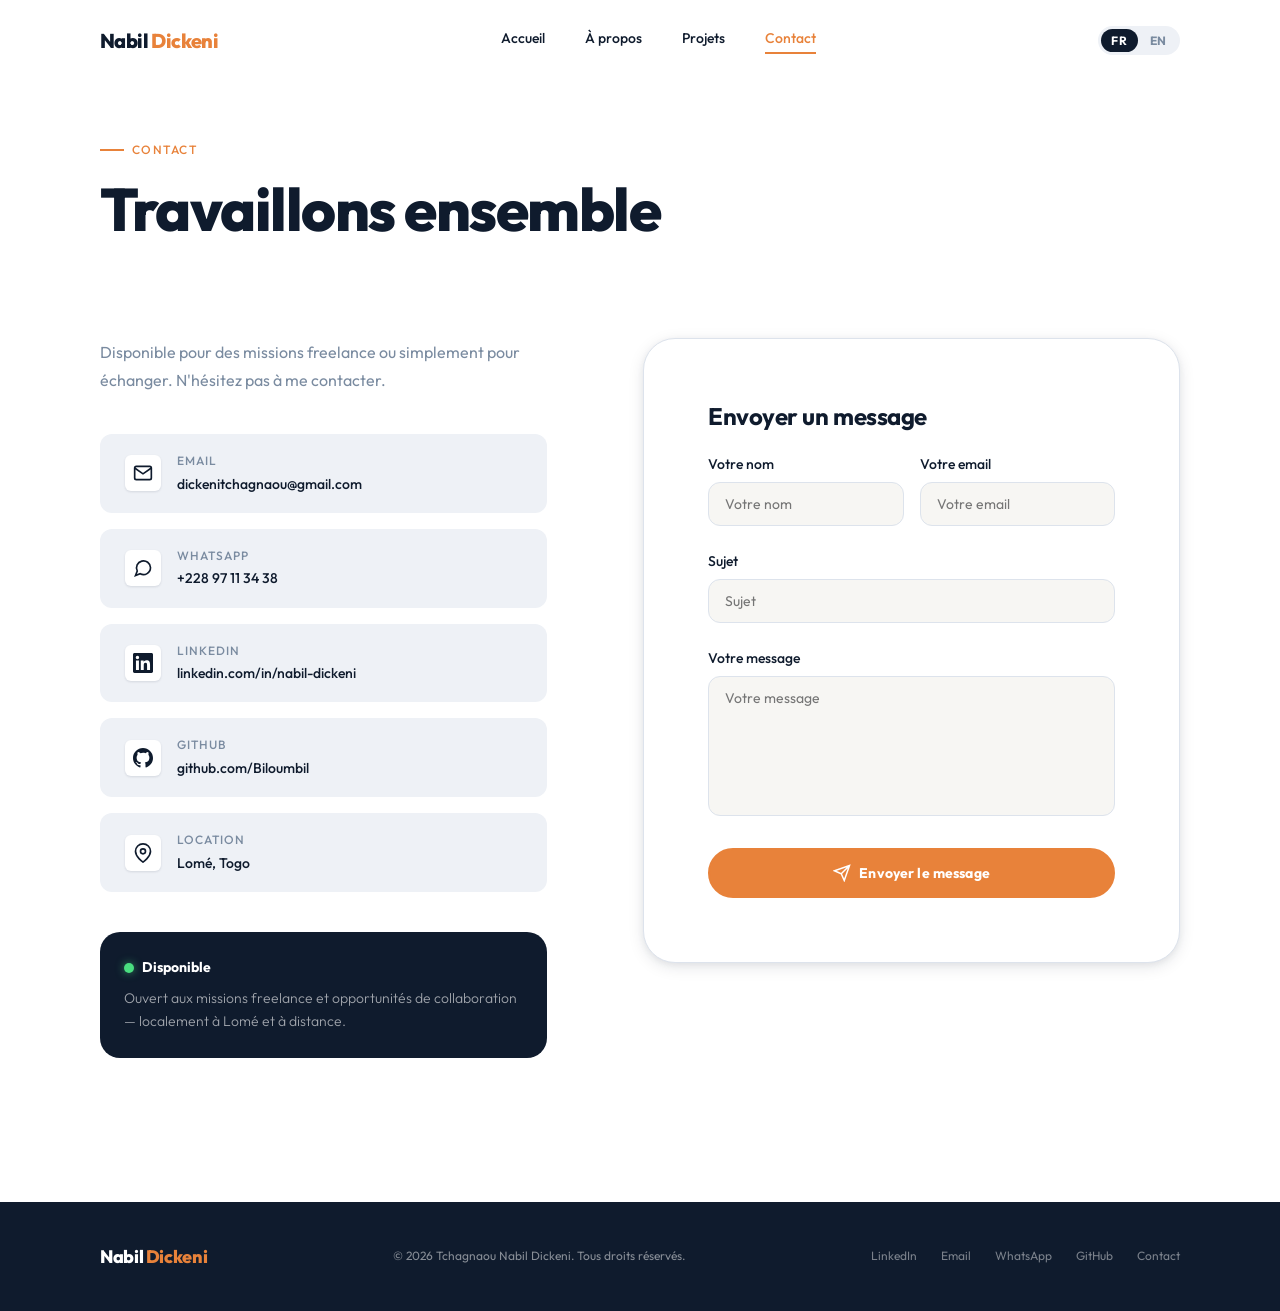
<file: contact.html>
<!DOCTYPE html>
<html lang="fr">
<head>
  <meta charset="UTF-8" />
  <meta name="viewport" content="width=device-width, initial-scale=1.0" />
  <meta name="description" content="Contacter Nabil Dickeni — Digital Operations & Growth Specialist. Disponible pour missions freelance et stages." />
  <title>Contact — Nabil Dickeni</title>

  <!-- Fonts & Favicon -->
  <link rel="preconnect" href="https://fonts.googleapis.com" />
  <link rel="preconnect" href="https://fonts.gstatic.com" crossorigin />
  <link href="https://fonts.googleapis.com/css2?family=Outfit:wght@300;400;500;600;700;800&display=swap" rel="stylesheet" />
  <link rel="icon" type="image/svg+xml" href="assets/images/favicon.svg" />

  <!-- CSS -->
  <link rel="stylesheet" href="css/style.css" />

  <!-- Umami Analytics -->
  <script defer src="https://cloud.umami.is/script.js" data-website-id="c59a2657-5ee7-4633-a54f-4d4c6c8b1946"></script>

  <!-- Microsoft Clarity -->
  <script type="text/javascript">
    (function(c,l,a,r,i,t,y){
      c[a]=c[a]||function(){(c[a].q=c[a].q||[]).push(arguments)};
      t=l.createElement(r);t.async=1;t.src="https://www.clarity.ms/tag/"+i;
      y=l.getElementsByTagName(r)[0];y.parentNode.insertBefore(t,y);
    })(window, document, "clarity", "script", "xlydzgfhh5");
  </script>

</head>
<body>

  <!-- ===== NAVBAR ===== -->
  <header class="navbar" role="banner">
    <div class="container navbar__inner">
      <a href="index.html" class="navbar__logo">Nabil <span style="color:var(--clr-accent)">Dickeni</span></a>

      <nav class="navbar__nav" role="navigation" aria-label="Navigation principale">
        <a href="index.html"    class="navbar__link" data-i18n="nav_home"></a>
        <a href="about.html"    class="navbar__link" data-i18n="nav_about"></a>
        <a href="projects.html" class="navbar__link" data-i18n="nav_projects"></a>
        <a href="contact.html"  class="navbar__link" data-i18n="nav_contact"></a>
        <div class="lang-switch" role="group" aria-label="Choix de langue">
          <button class="lang-btn" data-lang="fr">FR</button>
          <button class="lang-btn" data-lang="en">EN</button>
        </div>
      </nav>

      <div class="lang-switch" role="group" aria-label="Choix de langue">
        <button class="lang-btn" data-lang="fr">FR</button>
        <button class="lang-btn" data-lang="en">EN</button>
      </div>

      <button class="navbar__burger" aria-label="Menu" aria-expanded="false">
        <span></span><span></span><span></span>
      </button>
    </div>
  </header>


  <main>

    <!-- ===== HERO CONTACT ===== -->
    <section class="contact-hero" aria-labelledby="contact-title">
      <div class="container">
        <p class="section-label reveal" data-i18n="contact_label"></p>
        <h1 id="contact-title" class="display-lg reveal reveal-delay-1" data-i18n="contact_title"></h1>
      </div>
    </section>


    <!-- ===== GRILLE CONTACT ===== -->
    <section class="section" style="padding-top:0;" aria-label="Informations de contact">
      <div class="container">
        <div class="contact-grid">

          <!-- Infos gauche -->
          <div>
            <p class="contact-info__desc reveal" data-i18n="contact_desc"></p>

            <!-- Liens de contact -->
            <div class="contact-links reveal reveal-delay-1">

              <a href="mailto:dickenitchagnaou@gmail.com" class="contact-link">
                <div class="contact-link__icon">
                  <svg viewBox="0 0 24 24" fill="none" stroke="currentColor" stroke-width="2" width="20" height="20">
                    <path d="M4 4h16c1.1 0 2 .9 2 2v12c0 1.1-.9 2-2 2H4c-1.1 0-2-.9-2-2V6c0-1.1.9-2 2-2z"/>
                    <polyline points="22,6 12,13 2,6"/>
                  </svg>
                </div>
                <div>
                  <div style="font-size:var(--text-xs); color:var(--clr-muted); margin-bottom:2px; text-transform:uppercase; letter-spacing:0.08em; font-weight:500;">Email</div>
                  <div data-i18n="contact_email"></div>
                </div>
              </a>

                            <a href="https://wa.me/22897113438" class="contact-link" target="_blank" rel="noopener noreferrer">
                <div class="contact-link__icon">
                  <svg viewBox="0 0 24 24" fill="none" stroke="currentColor" stroke-width="2" width="20" height="20">
                    <path d="M21 11.5a8.4 8.4 0 01-12.4 7.4L3 21l2.1-5.4A8.4 8.4 0 1121 11.5z"/>
                  </svg>
                </div>
                <div>
                  <div style="font-size:var(--text-xs); color:var(--clr-muted); margin-bottom:2px; text-transform:uppercase; letter-spacing:0.08em; font-weight:500;">WhatsApp</div>
                  <div data-i18n="contact_whatsapp"></div>
                </div>
              </a>

              <a href="https://www.linkedin.com/in/nabil-dickeni" class="contact-link" target="_blank" rel="noopener noreferrer">
                <div class="contact-link__icon">
                  <svg viewBox="0 0 24 24" fill="currentColor" width="20" height="20">
                    <path d="M20.447 20.452h-3.554v-5.569c0-1.328-.027-3.037-1.852-3.037-1.853 0-2.136 1.445-2.136 2.939v5.667H9.351V9h3.414v1.561h.046c.477-.9 1.637-1.85 3.37-1.85 3.601 0 4.267 2.37 4.267 5.455v6.286zM5.337 7.433a2.062 2.062 0 01-2.063-2.065 2.064 2.064 0 112.063 2.065zm1.782 13.019H3.555V9h3.564v11.452zM22.225 0H1.771C.792 0 0 .774 0 1.729v20.542C0 23.227.792 24 1.771 24h20.451C23.2 24 24 23.227 24 22.271V1.729C24 .774 23.2 0 22.222 0h.003z"/>
                  </svg>
                </div>
                <div>
                  <div style="font-size:var(--text-xs); color:var(--clr-muted); margin-bottom:2px; text-transform:uppercase; letter-spacing:0.08em; font-weight:500;">LinkedIn</div>
                  <div data-i18n="contact_linkedin"></div>
                </div>
              </a>

              <a href="https://github.com/Biloumbil" class="contact-link" target="_blank" rel="noopener noreferrer">
                <div class="contact-link__icon">
                  <svg viewBox="0 0 24 24" fill="currentColor" width="20" height="20">
                    <path d="M12 0C5.374 0 0 5.373 0 12c0 5.302 3.438 9.8 8.207 11.387.599.111.793-.261.793-.577v-2.234c-3.338.726-4.033-1.416-4.033-1.416-.546-1.387-1.333-1.756-1.333-1.756-1.089-.745.083-.729.083-.729 1.205.084 1.839 1.237 1.839 1.237 1.07 1.834 2.807 1.304 3.492.997.107-.775.418-1.305.762-1.604-2.665-.305-5.467-1.334-5.467-5.931 0-1.311.469-2.381 1.236-3.221-.124-.303-.535-1.524.117-3.176 0 0 1.008-.322 3.301 1.23A11.509 11.509 0 0112 5.803c1.02.005 2.047.138 3.006.404 2.291-1.552 3.297-1.23 3.297-1.23.653 1.653.242 2.874.118 3.176.77.84 1.235 1.911 1.235 3.221 0 4.609-2.807 5.624-5.479 5.921.43.372.823 1.102.823 2.222v3.293c0 .319.192.694.801.576C20.566 21.797 24 17.3 24 12c0-6.627-5.373-12-12-12z"/>
                  </svg>
                </div>
                <div>
                  <div style="font-size:var(--text-xs); color:var(--clr-muted); margin-bottom:2px; text-transform:uppercase; letter-spacing:0.08em; font-weight:500;">GitHub</div>
                  <div>github.com/Biloumbil</div>
                </div>
              </a>

              <div class="contact-link" style="cursor:default;">
                <div class="contact-link__icon">
                  <svg viewBox="0 0 24 24" fill="none" stroke="currentColor" stroke-width="2" width="20" height="20">
                    <path d="M21 10c0 7-9 13-9 13s-9-6-9-13a9 9 0 0118 0z"/>
                    <circle cx="12" cy="10" r="3"/>
                  </svg>
                </div>
                <div>
                  <div style="font-size:var(--text-xs); color:var(--clr-muted); margin-bottom:2px; text-transform:uppercase; letter-spacing:0.08em; font-weight:500;">Location</div>
                  <div data-i18n="contact_location"></div>
                </div>
              </div>

            </div>

            <!-- Disponibilité -->
            <div class="reveal reveal-delay-2" style="margin-top:var(--space-lg); padding:var(--space-md); background:var(--clr-dark); border-radius:var(--radius-lg); color:var(--clr-white);">
              <div style="display:flex; align-items:center; gap:var(--space-xs); margin-bottom:var(--space-xs);">
                <span style="width:10px; height:10px; background:#4ade80; border-radius:50%; display:inline-block; box-shadow:0 0 8px rgba(74,222,128,0.6);"></span>
                <span style="font-family:var(--font-display); font-size:var(--text-sm); font-weight:700;">Disponible</span>
              </div>
              <p style="font-size:var(--text-sm); color:rgba(255,255,255,0.6); line-height:1.65; font-weight:300;">
                Ouvert aux missions freelance et opportunités de collaboration — localement à Lomé et à distance.
              </p>
            </div>

          </div>

          <!-- Formulaire droite -->
          <div class="reveal reveal-delay-2">
            <div class="contact-form">

              <h2 style="font-family:var(--font-display); font-size:var(--text-2xl); font-weight:700; margin-bottom:var(--space-md); letter-spacing:-0.02em;">
                Envoyer un message
              </h2>

              <form id="contact-form" action="https://formspree.io/f/mgoblrbq" method="POST" novalidate>

                <div class="grid-2" style="gap:var(--space-sm);">
                  <div class="form-group">
                    <label class="form-label" for="name" data-i18n="form_name"></label>
                    <input
                      class="form-input"
                      type="text"
                      id="name"
                      name="name"
                      data-i18n-placeholder="form_name"
                      placeholder="Votre nom"
                      required
                      autocomplete="name"
                    />
                  </div>
                  <div class="form-group">
                    <label class="form-label" for="email" data-i18n="form_email"></label>
                    <input
                      class="form-input"
                      type="email"
                      id="email"
                      name="email"
                      data-i18n-placeholder="form_email"
                      placeholder="Votre email"
                      required
                      autocomplete="email"
                    />
                  </div>
                </div>

                <div class="form-group">
                  <label class="form-label" for="subject" data-i18n="form_subject"></label>
                  <input
                    class="form-input"
                    type="text"
                    id="subject"
                    name="subject"
                    data-i18n-placeholder="form_subject"
                    placeholder="Sujet"
                    required
                  />
                </div>

                <div class="form-group">
                  <label class="form-label" for="message" data-i18n="form_message"></label>
                  <textarea
                    class="form-textarea"
                    id="message"
                    name="message"
                    data-i18n-placeholder="form_message"
                    placeholder="Votre message"
                    required
                  ></textarea>
                </div>

                <input type="text" name="_gotcha" style="display:none" />

                <button type="submit" class="btn btn--primary" style="width:100%; justify-content:center;">
                  <svg viewBox="0 0 24 24" fill="none" stroke="currentColor" stroke-width="2" aria-hidden="true">
                    <path d="M22 2L11 13M22 2l-7 20-4-9-9-4 20-7z"/>
                  </svg>
                  <span data-i18n="form_send"></span>
                </button>

              </form>

              <!-- Message succès -->
              <div class="form-success" role="alert" aria-live="polite">
                <div style="font-size:3rem; margin-bottom:var(--space-sm);">🎉</div>
                <h3 style="font-family:var(--font-display); font-size:var(--text-xl); font-weight:700; margin-bottom:var(--space-xs);">
                  Message envoyé !
                </h3>
                <p style="color:var(--clr-muted); font-size:var(--text-sm);" data-i18n="form_success"></p>
              </div>

            </div>

          </div>

        </div>
      </div>
    </section>

  <!-- ===== FOOTER ===== -->
  <footer class="footer" role="contentinfo">
    <div class="container footer__inner">
      <a href="index.html" class="footer__logo">Nabil <span>Dickeni</span></a>
      <p class="footer__copy" data-i18n="footer_copy"></p>
      <nav class="footer__links" aria-label="Liens réseaux sociaux">
        <a href="https://www.linkedin.com/in/nabil-dickeni" class="footer__link" target="_blank" rel="noopener noreferrer">LinkedIn</a>
        <a href="mailto:dickenitchagnaou@gmail.com" class="footer__link">Email</a>
        <a href="https://wa.me/22897113438" class="footer__link" target="_blank" rel="noopener noreferrer">WhatsApp</a>
        <a href="https://github.com/Biloumbil" class="footer__link" target="_blank" rel="noopener noreferrer">GitHub</a>
        <a href="contact.html" class="footer__link" data-i18n="nav_contact"></a>
      </nav>
    </div>
  </footer>

  <script src="js/lang/translations.js"></script>
  <script src="js/main.js"></script>
</body>
</html>
</file>
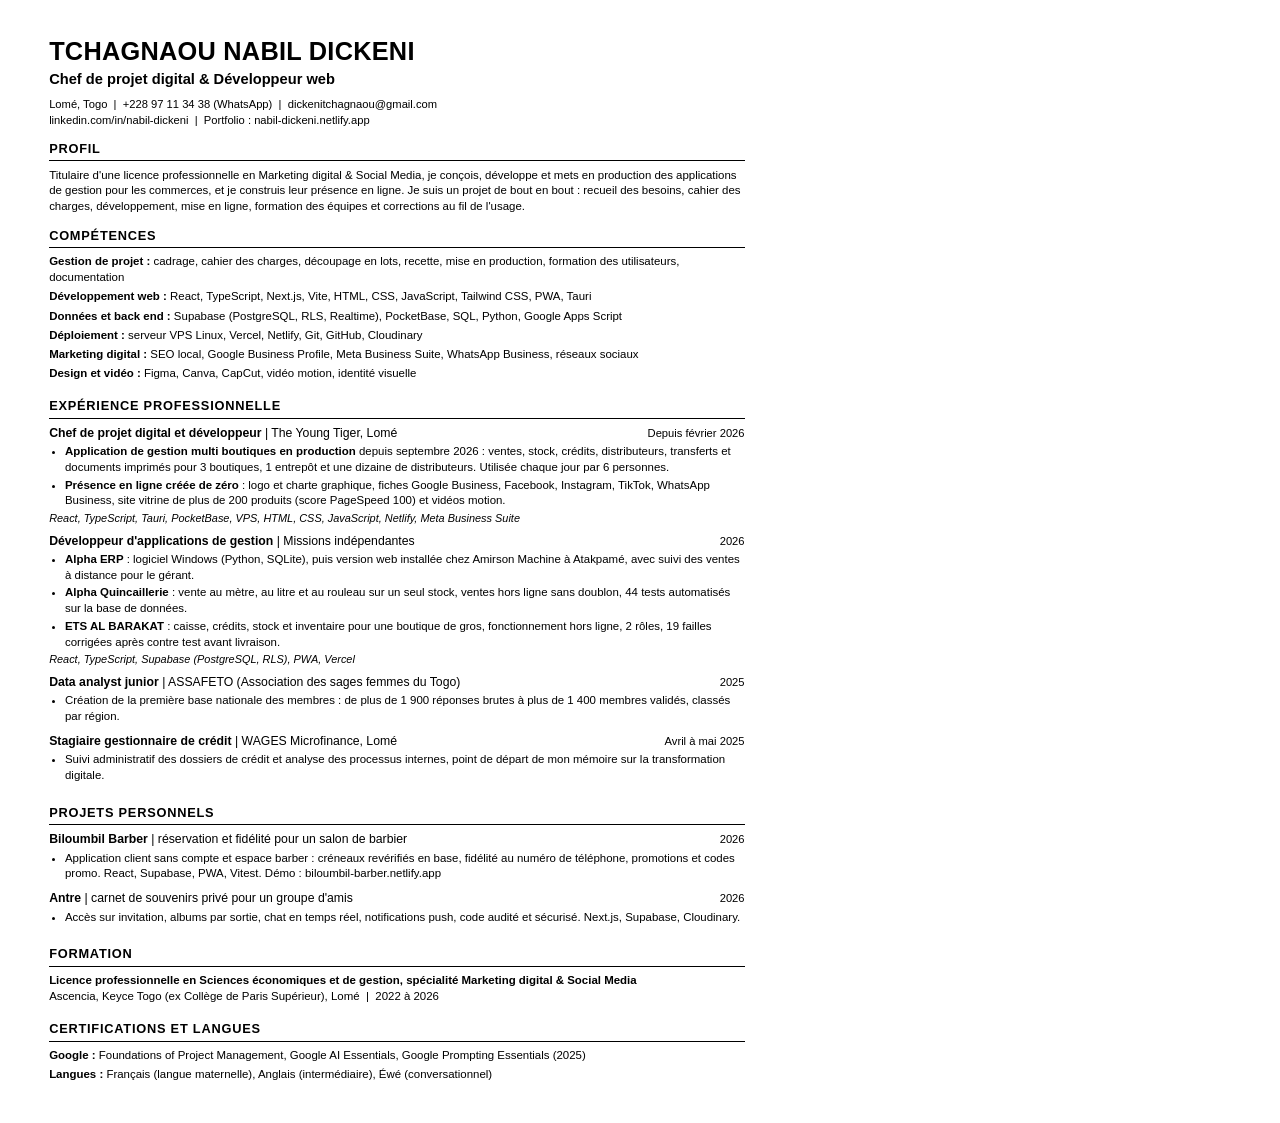
<file: assets/cv/cv-source.html>
<!doctype html><html lang='fr'><head><meta charset='utf-8'><title>CV Nabil Dickeni, Chef de projet digital &amp; Développeur web</title><style>
@page { size: A4; margin: 0; }
* { box-sizing: border-box; margin: 0; padding: 0; }
body { font-family: 'Inter', Arial, sans-serif; color: #000; font-size: 8.6pt; line-height: 1.38; font-variant-ligatures: none; font-feature-settings: "liga" 0, "calt" 0; }
.page { width: 210mm; height: 297mm; padding: 10mm 13mm 8mm; display: flex; flex-direction: column; }
h1 { font-family: 'Poppins', Arial, sans-serif; font-weight: 700; font-size: 19pt; line-height: 1.1; letter-spacing: 0.01em; }
.title { font-family: 'Poppins', Arial, sans-serif; font-weight: 600; font-size: 11pt; margin-top: 1mm; }
.contact { margin-top: 2mm; font-size: 8.4pt; }
.contact a { color: #000; text-decoration: none; }
h2 { font-family: 'Poppins', Arial, sans-serif; font-size: 9.6pt; font-weight: 700; text-transform: uppercase; letter-spacing: 0.06em; border-bottom: 1.2px solid #000; padding-bottom: 0.8mm; margin: 3.1mm 0 1.6mm; }
p, li { color: #000; }
.skills p { margin-bottom: 0.9mm; }
.skills b, li b { font-weight: 700; }
.job { margin-bottom: 1.7mm; }
.job-head { display: flex; justify-content: space-between; align-items: baseline; gap: 4mm; }
.job-title { font-weight: 700; font-size: 9.2pt; }
.job-title span { font-weight: 400; }
.date { font-size: 8.4pt; white-space: nowrap; }
ul { padding-left: 4.2mm; margin-top: 0.6mm; }
li { margin-bottom: 0.5mm; }
.stack { font-size: 8.2pt; margin-top: 0.4mm; font-style: italic; }
.edu p { margin-bottom: 0.9mm; }
a { color: #000; text-decoration: none; }
 body{font-size:8.6pt}</style></head><body><div class='page'><h1>TCHAGNAOU NABIL DICKENI</h1><p class='title'>Chef de projet digital &amp; Développeur web</p><p class='contact'>Lomé, Togo &nbsp;|&nbsp; <a href='https://wa.me/22897113438'>+228 97 11 34 38 (WhatsApp)</a> &nbsp;|&nbsp; <a href='mailto:dickenitchagnaou@gmail.com'>dickenitchagnaou@gmail.com</a><br><a href='https://www.linkedin.com/in/nabil-dickeni'>linkedin.com/in/nabil-dickeni</a> &nbsp;|&nbsp; Portfolio : <a href='https://nabil-dickeni.netlify.app'>nabil-dickeni.netlify.app</a></p><h2>Profil</h2><p>Titulaire d'une licence professionnelle en Marketing digital &amp; Social Media, je conçois, développe et mets en production des applications de gestion pour les commerces, et je construis leur présence en ligne. Je suis un projet de bout en bout : recueil des besoins, cahier des charges, développement, mise en ligne, formation des équipes et corrections au fil de l'usage.</p><h2>Compétences</h2><div class='skills'><p><b>Gestion de projet :</b> cadrage, cahier des charges, découpage en lots, recette, mise en production, formation des utilisateurs, documentation</p><p><b>Développement web :</b> React, TypeScript, Next.js, Vite, HTML, CSS, JavaScript, Tailwind CSS, PWA, Tauri</p><p><b>Données et back end :</b> Supabase (PostgreSQL, RLS, Realtime), PocketBase, SQL, Python, Google Apps Script</p><p><b>Déploiement :</b> serveur VPS Linux, Vercel, Netlify, Git, GitHub, Cloudinary</p><p><b>Marketing digital :</b> SEO local, Google Business Profile, Meta Business Suite, WhatsApp Business, réseaux sociaux</p><p><b>Design et vidéo :</b> Figma, Canva, CapCut, vidéo motion, identité visuelle</p></div><h2>Expérience professionnelle</h2><div class='job'><div class='job-head'><p class='job-title'>Chef de projet digital et développeur <span>| The Young Tiger, Lomé</span></p><p class='date'>Depuis février 2026</p></div><ul><li><b>Application de gestion multi boutiques en production</b> depuis septembre 2026 : ventes, stock, crédits, distributeurs, transferts et documents imprimés pour 3 boutiques, 1 entrepôt et une dizaine de distributeurs. Utilisée chaque jour par 6 personnes.</li><li><b>Présence en ligne créée de zéro</b> : logo et charte graphique, fiches Google Business, Facebook, Instagram, TikTok, WhatsApp Business, site vitrine de plus de 200 produits (score PageSpeed 100) et vidéos motion.</li></ul><p class='stack'>React, TypeScript, Tauri, PocketBase, VPS, HTML, CSS, JavaScript, Netlify, Meta Business Suite</p></div><div class='job'><div class='job-head'><p class='job-title'>Développeur d'applications de gestion <span>| Missions indépendantes</span></p><p class='date'>2026</p></div><ul><li><b>Alpha ERP</b> : logiciel Windows (Python, SQLite), puis version web installée chez Amirson Machine à Atakpamé, avec suivi des ventes à distance pour le gérant.</li><li><b>Alpha Quincaillerie</b> : vente au mètre, au litre et au rouleau sur un seul stock, ventes hors ligne sans doublon, 44 tests automatisés sur la base de données.</li><li><b>ETS AL BARAKAT</b> : caisse, crédits, stock et inventaire pour une boutique de gros, fonctionnement hors ligne, 2 rôles, 19 failles corrigées après contre test avant livraison.</li></ul><p class='stack'>React, TypeScript, Supabase (PostgreSQL, RLS), PWA, Vercel</p></div><div class='job'><div class='job-head'><p class='job-title'>Data analyst junior <span>| ASSAFETO (Association des sages femmes du Togo)</span></p><p class='date'>2025</p></div><ul><li>Création de la première base nationale des membres : de plus de 1 900 réponses brutes à plus de 1 400 membres validés, classés par région.</li></ul></div><div class='job'><div class='job-head'><p class='job-title'>Stagiaire gestionnaire de crédit <span>| WAGES Microfinance, Lomé</span></p><p class='date'>Avril à mai 2025</p></div><ul><li>Suivi administratif des dossiers de crédit et analyse des processus internes, point de départ de mon mémoire sur la transformation digitale.</li></ul></div><h2>Projets personnels</h2><div class='job'><div class='job-head'><p class='job-title'>Biloumbil Barber <span>| réservation et fidélité pour un salon de barbier</span></p><p class='date'>2026</p></div><ul><li>Application client sans compte et espace barber : créneaux revérifiés en base, fidélité au numéro de téléphone, promotions et codes promo. React, Supabase, PWA, Vitest. Démo : <a href='https://biloumbil-barber.netlify.app/'>biloumbil-barber.netlify.app</a></li></ul></div><div class='job'><div class='job-head'><p class='job-title'>Antre <span>| carnet de souvenirs privé pour un groupe d'amis</span></p><p class='date'>2026</p></div><ul><li>Accès sur invitation, albums par sortie, chat en temps réel, notifications push, code audité et sécurisé. Next.js, Supabase, Cloudinary.</li></ul></div><h2>Formation</h2><div class='edu'><p><b>Licence professionnelle en Sciences économiques et de gestion, spécialité Marketing digital &amp; Social Media</b><br>Ascencia, Keyce Togo (ex Collège de Paris Supérieur), Lomé &nbsp;|&nbsp; 2022 à 2026</p></div><h2>Certifications et langues</h2><div class='edu'><p><b>Google :</b> Foundations of Project Management, Google AI Essentials, Google Prompting Essentials (2025)</p><p><b>Langues :</b> Français (langue maternelle), Anglais (intermédiaire), Éwé (conversationnel)</p></div></div></body></html>
</file>
<file: css/style.css>
/* --- Google Fonts --- */
@import url('https://fonts.googleapis.com/css2?family=Outfit:wght@300;400;500;600;700;800&display=swap');

/* ============================================
   1. CSS VARIABLES
   ============================================ */
:root {
  /* Couleurs */
  --clr-dark:     #0f1b2d;      /* bleu marine très foncé */
  --clr-navy:     #1a2e4a;      /* bleu marine principal */
  --clr-accent:   #e8823a;      /* orange ambre — accent chaud */
  --clr-accent-2: #f2a65a;      /* accent clair pour hovers */
  --clr-white:    #ffffff;
  --clr-off:      #f7f6f3;      /* blanc cassé pour sections alternées */
  --clr-light:    #eef1f6;      /* gris-bleu très clair */
  --clr-muted:    #7a8ba0;      /* texte secondaire */
  --clr-border:   #dde3ec;      /* bordures légères */

  /* Typographie */
  --font-display: 'Outfit', sans-serif;
  --font-body:    'Outfit', sans-serif;

  /* Tailles */
  --text-xs:   0.75rem;
  --text-sm:   0.875rem;
  --text-base: 1rem;
  --text-lg:   1.125rem;
  --text-xl:   1.25rem;
  --text-2xl:  1.5rem;
  --text-3xl:  2rem;
  --text-4xl:  2.75rem;
  --text-5xl:  3.75rem;
  --text-6xl:  5rem;

  /* Espacements */
  --space-xs:  0.5rem;
  --space-sm:  1rem;
  --space-md:  1.5rem;
  --space-lg:  2.5rem;
  --space-xl:  4rem;
  --space-2xl: 6rem;
  --space-3xl: 9rem;

  /* Layout */
  --container: 1160px;
  --radius-sm: 6px;
  --radius-md: 12px;
  --radius-lg: 20px;
  --radius-xl: 32px;

  /* Transitions */
  --ease:      cubic-bezier(0.4, 0, 0.2, 1);
  --ease-out:  cubic-bezier(0, 0, 0.2, 1);
  --dur-fast:  150ms;
  --dur-med:   300ms;
  --dur-slow:  500ms;

  /* Ombres */
  --shadow-sm: 0 1px 3px rgba(15,27,45,0.08), 0 1px 2px rgba(15,27,45,0.04);
  --shadow-md: 0 4px 16px rgba(15,27,45,0.10), 0 2px 6px rgba(15,27,45,0.06);
  --shadow-lg: 0 12px 40px rgba(15,27,45,0.14), 0 4px 12px rgba(15,27,45,0.08);
  --shadow-xl: 0 24px 64px rgba(15,27,45,0.18);
}

/* ============================================
   2. RESET & BASE
   ============================================ */
*, *::before, *::after {
  box-sizing: border-box;
  margin: 0;
  padding: 0;
}

html {
  scroll-behavior: smooth;
  -webkit-text-size-adjust: 100%;
}

body {
  font-family: var(--font-body);
  font-size: var(--text-base);
  color: var(--clr-dark);
  background: var(--clr-white);
  line-height: 1.65;
  overflow-x: hidden;
  -webkit-font-smoothing: antialiased;
}

img {
  display: block;
  max-width: 100%;
  height: auto;
}

a {
  color: inherit;
  text-decoration: none;
}

ul, ol { list-style: none; }

button {
  font-family: inherit;
  cursor: pointer;
  border: none;
  background: none;
}

/* ============================================
   3. LAYOUT UTILITAIRES
   ============================================ */
.container {
  width: 100%;
  max-width: var(--container);
  margin-inline: auto;
  padding-inline: var(--space-lg);
}

.section {
  padding-block: var(--space-3xl);
}

.section--alt {
  background: var(--clr-off);
}

.section--dark {
  background: var(--clr-dark);
  color: var(--clr-white);
}

.grid-2 {
  display: grid;
  grid-template-columns: 1fr 1fr;
  gap: var(--space-lg);
}

.grid-3 {
  display: grid;
  grid-template-columns: repeat(3, 1fr);
  gap: var(--space-lg);
}

.flex { display: flex; }
.flex-center { display: flex; align-items: center; justify-content: center; }
.flex-between { display: flex; align-items: center; justify-content: space-between; }
.gap-sm { gap: var(--space-sm); }
.gap-md { gap: var(--space-md); }

/* ============================================
   4. TYPOGRAPHIE
   ============================================ */
h1, h2, h3, h4, h5 {
  font-family: var(--font-display);
  line-height: 1.1;
  letter-spacing: -0.01em;
}

.display-xl {
  font-size: clamp(3rem, 8vw, var(--text-6xl));
  font-weight: 800;
  line-height: 1.05;
  letter-spacing: -0.01em;
}

.display-lg {
  font-size: clamp(2rem, 5vw, var(--text-5xl));
  font-weight: 800;
  letter-spacing: -0.025em;
}

.display-md {
  font-size: clamp(1.5rem, 3.5vw, var(--text-4xl));
  font-weight: 700;
}

.section-label {
  font-family: var(--font-body);
  font-size: var(--text-xs);
  font-weight: 500;
  letter-spacing: 0.12em;
  text-transform: uppercase;
  color: var(--clr-accent);
  margin-bottom: var(--space-sm);
  display: flex;
  align-items: center;
  gap: var(--space-xs);
}

.section-label::before {
  content: '';
  display: inline-block;
  width: 24px;
  height: 2px;
  background: var(--clr-accent);
  flex-shrink: 0;
}

.section-title {
  font-family: var(--font-display);
  font-size: clamp(1.75rem, 4vw, var(--text-4xl));
  font-weight: 800;
  letter-spacing: -0.025em;
  margin-bottom: var(--space-md);
}

.text-muted { color: var(--clr-muted); }
.text-accent { color: var(--clr-accent); }
.text-sm { font-size: var(--text-sm); }
.text-lg { font-size: var(--text-lg); }

/* ============================================
   5. NAVIGATION
   ============================================ */
.navbar {
  position: fixed;
  top: 0;
  left: 0;
  right: 0;
  z-index: 1000;
  padding-block: var(--space-md);
  transition: background var(--dur-med) var(--ease),
              box-shadow var(--dur-med) var(--ease),
              padding var(--dur-med) var(--ease);
}

.navbar.scrolled {
  background: rgba(255,255,255,0.95);
  backdrop-filter: blur(12px);
  -webkit-backdrop-filter: blur(12px);
  box-shadow: var(--shadow-sm);
  padding-block: var(--space-sm);
}

.navbar__inner {
  display: flex;
  align-items: center;
  justify-content: space-between;
}

.navbar__logo {
  font-family: var(--font-display);
  font-size: var(--text-xl);
  font-weight: 800;
  color: var(--clr-dark);
  letter-spacing: -0.03em;
  transition: color var(--dur-fast);
}

.navbar__logo span {
  color: var(--clr-accent);
}

.navbar__logo:hover { color: var(--clr-navy); }

.navbar__nav {
  display: flex;
  align-items: center;
  gap: var(--space-lg);
}

.navbar__link {
  font-size: var(--text-sm);
  font-weight: 500;
  color: var(--clr-dark);
  position: relative;
  padding-bottom: 3px;
  transition: color var(--dur-fast);
}

.navbar__link::after {
  content: '';
  position: absolute;
  bottom: 0;
  left: 0;
  width: 0;
  height: 2px;
  background: var(--clr-accent);
  transition: width var(--dur-med) var(--ease-out);
}

.navbar__link:hover,
.navbar__link.active {
  color: var(--clr-accent);
}

.navbar__link:hover::after,
.navbar__link.active::after {
  width: 100%;
}

/* Switch langue */
.lang-switch {
  display: flex;
  align-items: center;
  gap: 2px;
  background: var(--clr-light);
  border-radius: var(--radius-xl);
  padding: 3px;
}

.lang-btn {
  font-family: var(--font-display);
  font-size: var(--text-xs);
  font-weight: 700;
  letter-spacing: 0.06em;
  padding: 4px 10px;
  border-radius: var(--radius-xl);
  color: var(--clr-muted);
  transition: all var(--dur-fast);
}

.lang-btn.active {
  background: var(--clr-dark);
  color: var(--clr-white);
}

.lang-btn:hover:not(.active) {
  color: var(--clr-dark);
}

/* Burger mobile */
.navbar__burger {
  display: none;
  flex-direction: column;
  gap: 5px;
  padding: var(--space-xs);
}

.navbar__burger span {
  display: block;
  width: 24px;
  height: 2px;
  background: var(--clr-dark);
  transition: all var(--dur-med) var(--ease);
  transform-origin: center;
}

/* ============================================
   6. BOUTONS
   ============================================ */
.btn {
  display: inline-flex;
  align-items: center;
  gap: var(--space-xs);
  font-family: var(--font-display);
  font-size: var(--text-sm);
  font-weight: 700;
  letter-spacing: 0.01em;
  padding: 14px 28px;
  border-radius: var(--radius-xl);
  transition: all var(--dur-med) var(--ease);
  cursor: pointer;
  border: 2px solid transparent;
  white-space: nowrap;
}

.btn--primary {
  background: var(--clr-accent);
  color: var(--clr-white);
  border-color: var(--clr-accent);
}

.btn--primary:hover {
  background: var(--clr-accent-2);
  border-color: var(--clr-accent-2);
  transform: translateY(-2px);
  box-shadow: 0 8px 24px rgba(232,130,58,0.35);
}

.btn--outline {
  background: transparent;
  color: var(--clr-dark);
  border-color: var(--clr-border);
}

.btn--outline:hover {
  border-color: var(--clr-dark);
  transform: translateY(-2px);
  box-shadow: var(--shadow-md);
}

.btn--dark {
  background: var(--clr-dark);
  color: var(--clr-white);
  border-color: var(--clr-dark);
}

.btn--dark:hover {
  background: var(--clr-navy);
  transform: translateY(-2px);
  box-shadow: var(--shadow-lg);
}

.btn--white {
  background: var(--clr-white);
  color: var(--clr-dark);
  border-color: var(--clr-white);
}

.btn--white:hover {
  background: var(--clr-off);
  transform: translateY(-2px);
  box-shadow: var(--shadow-md);
}

.btn svg, .btn .icon {
  width: 18px;
  height: 18px;
  flex-shrink: 0;
}

/* ============================================
   7. TAGS & BADGES
   ============================================ */
.tag {
  display: inline-flex;
  align-items: center;
  font-size: var(--text-xs);
  font-weight: 500;
  padding: 5px 12px;
  border-radius: var(--radius-xl);
  background: var(--clr-light);
  color: var(--clr-navy);
  border: 1px solid var(--clr-border);
  transition: all var(--dur-fast);
}

.tag--accent {
  background: rgba(232,130,58,0.1);
  color: var(--clr-accent);
  border-color: rgba(232,130,58,0.2);
}

.tag--dark {
  background: var(--clr-dark);
  color: var(--clr-white);
  border-color: var(--clr-dark);
}

.tags-list {
  display: flex;
  flex-wrap: wrap;
  gap: var(--space-xs);
}

/* ============================================
   8. CARDS
   ============================================ */
.card {
  background: var(--clr-white);
  border: 1px solid var(--clr-border);
  border-radius: var(--radius-lg);
  overflow: hidden;
  transition: transform var(--dur-med) var(--ease),
              box-shadow var(--dur-med) var(--ease);
}

.card:hover {
  transform: translateY(-6px);
  box-shadow: var(--shadow-lg);
}

.card__image {
  width: 100%;
  aspect-ratio: 16/9;
  object-fit: cover;
  background: var(--clr-light);
}

.card__image-placeholder {
  width: 100%;
  aspect-ratio: 16/9;
  background: linear-gradient(135deg, var(--clr-navy) 0%, var(--clr-dark) 100%);
  display: flex;
  align-items: center;
  justify-content: center;
  font-size: 3rem;
}

.card__body {
  padding: var(--space-md);
}

.card__title {
  font-family: var(--font-display);
  font-size: var(--text-xl);
  font-weight: 700;
  margin-bottom: var(--space-xs);
  letter-spacing: -0.02em;
}

.card__desc {
  font-size: var(--text-sm);
  color: var(--clr-muted);
  line-height: 1.6;
  margin-bottom: var(--space-md);
}

/* ============================================
   9. HERO (index.html)
   ============================================ */
.hero {
  min-height: 100vh;
  display: flex;
  align-items: center;
  padding-top: 100px;
  padding-bottom: var(--space-3xl);
  position: relative;
  overflow: hidden;
}

/* Fond décoratif hero */
.hero::before {
  content: '';
  position: absolute;
  top: -20%;
  right: -10%;
  width: 600px;
  height: 600px;
  background: radial-gradient(circle, rgba(232,130,58,0.08) 0%, transparent 70%);
  pointer-events: none;
}

.hero::after {
  content: '';
  position: absolute;
  bottom: 0;
  left: 0;
  right: 0;
  height: 1px;
  background: var(--clr-border);
}

.hero__inner {
  display: grid;
  grid-template-columns: 1.2fr 380px;
  gap: var(--space-xl);
  align-items: center;
}

.hero__eyebrow {
  display: inline-flex;
  align-items: center;
  gap: var(--space-xs);
  font-size: var(--text-xs);
  font-weight: 500;
  letter-spacing: 0.1em;
  text-transform: uppercase;
  color: var(--clr-accent);
  margin-bottom: var(--space-md);
}

.hero__eyebrow::before {
  content: '';
  width: 32px;
  height: 2px;
  background: var(--clr-accent);
}

.hero__title {
  margin-bottom: var(--space-md);
}

.hero__title .line {
  display: block;
}

.hero__title .line--accent {
  color: var(--clr-accent);
  position: relative;
}

.hero__desc {
  font-size: var(--text-lg);
  color: var(--clr-muted);
  line-height: 1.7;
  max-width: 520px;
  margin-bottom: var(--space-lg);
  font-weight: 300;
}

.hero__actions {
  display: flex;
  gap: var(--space-sm);
  flex-wrap: wrap;
}

/* Carte flottante hero */
.hero__card {
  background: var(--clr-dark);
  border-radius: var(--radius-xl);
  padding: var(--space-lg);
  color: var(--clr-white);
  position: relative;
  overflow: hidden;
}

.hero__card::before {
  content: '';
  position: absolute;
  top: -40px;
  right: -40px;
  width: 180px;
  height: 180px;
  background: radial-gradient(circle, rgba(232,130,58,0.25) 0%, transparent 70%);
  pointer-events: none;
}

.hero__card-label {
  font-size: var(--text-xs);
  letter-spacing: 0.1em;
  text-transform: uppercase;
  color: var(--clr-accent);
  margin-bottom: var(--space-sm);
  font-weight: 500;
}

.hero__card-name {
  font-family: var(--font-display);
  font-size: var(--text-2xl);
  font-weight: 800;
  margin-bottom: var(--space-xs);
  letter-spacing: -0.02em;
}

.hero__card-role {
  font-size: var(--text-sm);
  color: rgba(255,255,255,0.6);
  margin-bottom: var(--space-lg);
  font-weight: 300;
}

.hero__card-stats {
  display: grid;
  grid-template-columns: 1fr 1fr;
  gap: var(--space-sm);
  margin-bottom: var(--space-lg);
}

.hero__stat {
  background: rgba(255,255,255,0.06);
  border-radius: var(--radius-md);
  padding: var(--space-sm);
}

.hero__stat-num {
  font-family: var(--font-display);
  font-size: var(--text-2xl);
  font-weight: 800;
  color: var(--clr-accent);
  letter-spacing: -0.02em;
}

.hero__stat-label {
  font-size: var(--text-xs);
  color: rgba(255,255,255,0.5);
  margin-top: 2px;
}

.hero__card-tools {
  display: flex;
  flex-wrap: wrap;
  gap: 6px;
}

.hero__tool {
  font-size: 11px;
  font-weight: 500;
  padding: 4px 10px;
  background: rgba(255,255,255,0.08);
  border-radius: var(--radius-xl);
  color: rgba(255,255,255,0.75);
  border: 1px solid rgba(255,255,255,0.1);
}

/* Scroll de logos outils */
.tools-scroll {
  padding-block: var(--space-md);
  background: var(--clr-dark);
  overflow: hidden;
  position: relative;
  display: flex;
  align-items: center;
}

.tools-scroll::before,
.tools-scroll::after {
  content: '';
  position: absolute;
  top: 0;
  bottom: 0;
  width: 100px;
  z-index: 2;
  pointer-events: none;
}

.tools-scroll::before {
  left: 0;
  background: linear-gradient(to right, var(--clr-dark), transparent);
}

.tools-scroll::after {
  right: 0;
  background: linear-gradient(to left, var(--clr-dark), transparent);
}

.tools-track {
  display: flex;
  flex-wrap: nowrap;
  gap: 3rem;
  width: max-content;
  animation: scrollTools 35s linear infinite;
  align-items: center;
}

.tools-track:hover { animation-play-state: paused; }

.tool-item {
  display: flex;
  align-items: center;
  align-items: center;
  gap: var(--space-xs);
  color: rgba(255,255,255,0.55);
  font-size: var(--text-sm);
  font-weight: 500;
  white-space: nowrap;
  transition: color var(--dur-fast);
}

.tool-item:hover { color: var(--clr-accent); }

.tool-item .tool-dot {
  width: 6px;
  height: 6px;
  border-radius: 50%;
  background: var(--clr-accent);
  opacity: 0.5;
}

@keyframes scrollTools {
  from { transform: translateX(0); }
  to   { transform: translateX(-50%); }
}

/* ============================================
   10. SECTION SERVICES (index)
   ============================================ */
.service-card {
  padding: var(--space-lg);
  border: 1px solid var(--clr-border);
  border-radius: var(--radius-lg);
  background: var(--clr-white);
  transition: all var(--dur-med) var(--ease);
  position: relative;
  overflow: hidden;
}

.service-card::before {
  content: '';
  position: absolute;
  top: 0;
  left: 0;
  right: 0;
  height: 3px;
  background: var(--clr-accent);
  transform: scaleX(0);
  transform-origin: left;
  transition: transform var(--dur-med) var(--ease-out);
}

.service-card:hover {
  box-shadow: var(--shadow-lg);
  transform: translateY(-4px);
  border-color: transparent;
}

.service-card:hover::before { transform: scaleX(1); }

.service-card__icon {
  width: 52px;
  height: 52px;
  background: rgba(232,130,58,0.1);
  border-radius: var(--radius-md);
  display: flex;
  align-items: center;
  justify-content: center;
  font-size: 1.5rem;
  margin-bottom: var(--space-md);
}

.service-card__title {
  font-family: var(--font-display);
  font-size: var(--text-xl);
  font-weight: 700;
  margin-bottom: var(--space-xs);
  letter-spacing: -0.02em;
}

.service-card__desc {
  font-size: var(--text-sm);
  color: var(--clr-muted);
  line-height: 1.7;
}

/* ============================================
   11. CTA SECTION
   ============================================ */
.cta-section {
  background: var(--clr-dark);
  border-radius: var(--radius-xl);
  padding: var(--space-2xl);
  text-align: center;
  position: relative;
  overflow: hidden;
  margin: var(--space-2xl) 0;
}

.cta-section::before {
  content: '';
  position: absolute;
  top: 50%;
  left: 50%;
  transform: translate(-50%,-50%);
  width: 600px;
  height: 600px;
  background: radial-gradient(circle, rgba(232,130,58,0.12) 0%, transparent 65%);
  pointer-events: none;
}

.cta-section .section-title {
  color: var(--clr-white);
  margin-bottom: var(--space-sm);
}

.cta-section p {
  color: rgba(255,255,255,0.6);
  margin-bottom: var(--space-lg);
  font-size: var(--text-lg);
  font-weight: 300;
}

/* ============================================
   12. PAGE À PROPOS
   ============================================ */
.about-hero {
  padding-top: 140px;
  padding-bottom: var(--space-2xl);
  background: var(--clr-dark);
  color: var(--clr-white);
  position: relative;
  overflow: hidden;
}

.about-hero::before {
  content: '';
  position: absolute;
  bottom: -2px;
  left: 0;
  right: 0;
  height: 80px;
  background: var(--clr-white);
  clip-path: ellipse(55% 100% at 50% 100%);
}

.skills-grid {
  display: grid;
  grid-template-columns: repeat(3, 1fr);
  gap: var(--space-md);
}

.skill-group {
  background: var(--clr-white);
  border: 1px solid var(--clr-border);
  border-radius: var(--radius-lg);
  padding: var(--space-md);
}

.skill-group__title {
  font-family: var(--font-display);
  font-size: var(--text-base);
  font-weight: 700;
  color: var(--clr-accent);
  margin-bottom: var(--space-sm);
  letter-spacing: -0.01em;
}

.skill-item {
  display: flex;
  align-items: center;
  gap: var(--space-xs);
  font-size: var(--text-sm);
  color: var(--clr-dark);
  padding: 6px 0;
  border-bottom: 1px solid var(--clr-light);
}

.skill-item:last-child { border-bottom: none; }

.skill-item::before {
  content: '';
  width: 6px;
  height: 6px;
  border-radius: 50%;
  background: var(--clr-accent);
  flex-shrink: 0;
}

.timeline {
  position: relative;
  padding-left: var(--space-lg);
}

.timeline::before {
  content: '';
  position: absolute;
  left: 0;
  top: 8px;
  bottom: 0;
  width: 2px;
  background: var(--clr-border);
}

.timeline__item {
  position: relative;
  padding-bottom: var(--space-lg);
}

.timeline__item::before {
  content: '';
  position: absolute;
  left: calc(-1 * var(--space-lg) - 5px);
  top: 6px;
  width: 12px;
  height: 12px;
  border-radius: 50%;
  background: var(--clr-accent);
  border: 2px solid var(--clr-white);
  box-shadow: 0 0 0 3px rgba(232,130,58,0.2);
}

.timeline__date {
  font-size: var(--text-xs);
  font-weight: 500;
  letter-spacing: 0.08em;
  text-transform: uppercase;
  color: var(--clr-accent);
  margin-bottom: 4px;
}

.timeline__title {
  font-family: var(--font-display);
  font-size: var(--text-lg);
  font-weight: 700;
  margin-bottom: 2px;
}

.timeline__org {
  font-size: var(--text-sm);
  color: var(--clr-muted);
  margin-bottom: var(--space-xs);
}

.timeline__desc {
  font-size: var(--text-sm);
  color: var(--clr-dark);
  line-height: 1.65;
}

/* Certifications */
.cert-grid {
  display: grid;
  grid-template-columns: repeat(2, 1fr);
  gap: var(--space-sm);
}

.cert-card {
  display: flex;
  align-items: center;
  gap: var(--space-sm);
  padding: var(--space-sm) var(--space-md);
  background: var(--clr-white);
  border: 1px solid var(--clr-border);
  border-radius: var(--radius-md);
  transition: all var(--dur-fast);
}

.cert-card:hover {
  border-color: var(--clr-accent);
  box-shadow: var(--shadow-sm);
}

.cert-card__icon {
  width: 40px;
  height: 40px;
  background: rgba(232,130,58,0.1);
  border-radius: var(--radius-sm);
  display: flex;
  align-items: center;
  justify-content: center;
  font-size: 1.1rem;
  flex-shrink: 0;
}

.cert-card__name {
  font-size: var(--text-sm);
  font-weight: 500;
  color: var(--clr-dark);
  line-height: 1.4;
}

.cert-card__org {
  font-size: var(--text-xs);
  color: var(--clr-muted);
}

/* ============================================
   13. PAGE PROJETS
   ============================================ */
.projects-hero {
  padding-top: 140px;
  padding-bottom: var(--space-xl);
}

.projects-grid {
  display: grid;
  grid-template-columns: repeat(2, 1fr);
  gap: var(--space-lg);
}

.project-card {
  background: var(--clr-white);
  border: 1px solid var(--clr-border);
  border-radius: var(--radius-lg);
  overflow: hidden;
  transition: all var(--dur-med) var(--ease);
  display: flex;
  flex-direction: column;
}

.project-card:hover {
  transform: translateY(-8px);
  box-shadow: var(--shadow-xl);
  border-color: transparent;
}

.project-card--featured {
  grid-column: 1 / -1;
  display: grid;
  grid-template-columns: 1fr 1fr;
}

.project-card__thumb {
  aspect-ratio: 16/9;
  background: linear-gradient(135deg, var(--clr-navy) 0%, var(--clr-dark) 100%);
  display: flex;
  align-items: center;
  justify-content: center;
  font-size: 4rem;
  position: relative;
  overflow: hidden;
}

.project-card--featured .project-card__thumb {
  aspect-ratio: unset;
  min-height: 280px;
}

.project-card__thumb::after {
  content: '';
  position: absolute;
  inset: 0;
  background: linear-gradient(135deg, rgba(232,130,58,0.15) 0%, transparent 60%);
}

.project-card__body {
  padding: var(--space-md);
  flex: 1;
  display: flex;
  flex-direction: column;
}

.project-card--featured .project-card__body {
  padding: var(--space-xl);
  justify-content: center;
}

.project-card__cat {
  font-size: var(--text-xs);
  font-weight: 500;
  letter-spacing: 0.1em;
  text-transform: uppercase;
  color: var(--clr-accent);
  margin-bottom: var(--space-xs);
}

.project-card__title {
  font-family: var(--font-display);
  font-size: var(--text-2xl);
  font-weight: 800;
  letter-spacing: -0.025em;
  margin-bottom: var(--space-xs);
}

.project-card__desc {
  font-size: var(--text-sm);
  color: var(--clr-muted);
  line-height: 1.7;
  margin-bottom: var(--space-md);
  flex: 1;
}

.project-card__footer {
  display: flex;
  align-items: center;
  justify-content: space-between;
  margin-top: auto;
}

/* ============================================
   14. PAGE FICHE PROJET
   ============================================ */
.project-detail-hero {
  padding-top: 140px;
  padding-bottom: var(--space-2xl);
  background: var(--clr-dark);
  color: var(--clr-white);
}

.project-detail-hero .back-link {
  display: inline-flex;
  align-items: center;
  gap: var(--space-xs);
  font-size: var(--text-sm);
  color: rgba(255,255,255,0.55);
  margin-bottom: var(--space-lg);
  transition: color var(--dur-fast);
}

.project-detail-hero .back-link:hover { color: var(--clr-accent); }

.project-detail-hero .back-link svg {
  width: 16px;
  height: 16px;
}

.project-meta {
  display: grid;
  grid-template-columns: 1fr 280px;
  gap: var(--space-2xl);
  align-items: start;
}

.project-meta__sidebar {
  background: rgba(255,255,255,0.05);
  border: 1px solid rgba(255,255,255,0.08);
  border-radius: var(--radius-lg);
  padding: var(--space-md);
}

.project-meta__row {
  padding-block: var(--space-sm);
  border-bottom: 1px solid rgba(255,255,255,0.08);
}

.project-meta__row:last-child { border-bottom: none; }

.project-meta__key {
  font-size: var(--text-xs);
  font-weight: 500;
  letter-spacing: 0.1em;
  text-transform: uppercase;
  color: var(--clr-accent);
  margin-bottom: 4px;
}

.project-meta__val {
  font-size: var(--text-sm);
  color: rgba(255,255,255,0.8);
}

.project-content {
  padding-block: var(--space-2xl);
}

.project-content h2 {
  font-family: var(--font-display);
  font-size: var(--text-2xl);
  font-weight: 700;
  margin-bottom: var(--space-sm);
  letter-spacing: -0.02em;
}

.project-content p {
  font-size: var(--text-base);
  color: var(--clr-muted);
  line-height: 1.8;
  margin-bottom: var(--space-md);
}

.project-content ul {
  list-style: none;
  margin-bottom: var(--space-md);
}

.project-content ul li {
  font-size: var(--text-base);
  color: var(--clr-muted);
  padding: 6px 0;
  padding-left: var(--space-md);
  position: relative;
  line-height: 1.65;
}

.project-content ul li::before {
  content: '';
  position: absolute;
  left: 0;
  top: 14px;
  width: 6px;
  height: 6px;
  border-radius: 50%;
  background: var(--clr-accent);
}

.project-gallery {
  display: grid;
  grid-template-columns: repeat(2, 1fr);
  gap: var(--space-sm);
  margin-top: var(--space-lg);
}

.project-gallery img,
.project-gallery .gallery-placeholder {
  width: 100%;
  aspect-ratio: 16/9;
  object-fit: cover;
  border-radius: var(--radius-md);
  background: var(--clr-light);
}

.gallery-placeholder {
  display: flex;
  align-items: center;
  justify-content: center;
  font-size: 2rem;
  color: var(--clr-muted);
}

/* ============================================
   15. LIGHTBOX
   ============================================ */
.lightbox-overlay {
  display: none;
  position: fixed;
  inset: 0;
  background: rgba(0,0,0,0.92);
  z-index: 9999;
  align-items: center;
  justify-content: center;
  padding: var(--space-md);
}

.lightbox-overlay.active {
  display: flex;
}

.lightbox-img {
  max-width: 90vw;
  max-height: 85vh;
  object-fit: contain;
  border-radius: var(--radius-md);
  box-shadow: var(--shadow-xl);
}

.lightbox-close {
  position: absolute;
  top: var(--space-md);
  right: var(--space-md);
  width: 44px;
  height: 44px;
  background: rgba(255,255,255,0.1);
  border: 1px solid rgba(255,255,255,0.2);
  border-radius: 50%;
  display: flex;
  align-items: center;
  justify-content: center;
  cursor: pointer;
  color: var(--clr-white);
  font-size: 1.2rem;
  transition: background var(--dur-fast);
}

.lightbox-close:hover { background: rgba(255,255,255,0.2); }

.lightbox-prev,
.lightbox-next {
  position: absolute;
  top: 50%;
  transform: translateY(-50%);
  width: 48px;
  height: 48px;
  background: rgba(255,255,255,0.1);
  border: 1px solid rgba(255,255,255,0.2);
  border-radius: 50%;
  display: flex;
  align-items: center;
  justify-content: center;
  cursor: pointer;
  color: var(--clr-white);
  transition: background var(--dur-fast);
}

.lightbox-prev { left: var(--space-md); }
.lightbox-next { right: var(--space-md); }
.lightbox-prev:hover,
.lightbox-next:hover { background: var(--clr-accent); border-color: var(--clr-accent); }

.lightbox-caption {
  position: absolute;
  bottom: var(--space-md);
  left: 50%;
  transform: translateX(-50%);
  font-size: var(--text-sm);
  color: rgba(255,255,255,0.7);
  text-align: center;
  white-space: nowrap;
}

.lightbox-counter {
  position: absolute;
  top: var(--space-md);
  left: 50%;
  transform: translateX(-50%);
  font-size: var(--text-xs);
  color: rgba(255,255,255,0.5);
  font-family: var(--font-display);
}

.gallery-item {
  cursor: zoom-in;
  transition: transform var(--dur-med) var(--ease);
}

.gallery-item:hover {
  transform: scale(1.02);
}

/* ============================================
   16. PAGE CONTACT
   ============================================ */
.contact-hero {
  padding-top: 140px;
  padding-bottom: var(--space-2xl);
}

.contact-grid {
  display: grid;
  grid-template-columns: 1fr 1.2fr;
  gap: var(--space-2xl);
  align-items: start;
}

.contact-info__title {
  font-family: var(--font-display);
  font-size: var(--text-3xl);
  font-weight: 800;
  letter-spacing: -0.025em;
  margin-bottom: var(--space-sm);
}

.contact-info__desc {
  font-size: var(--text-base);
  color: var(--clr-muted);
  line-height: 1.75;
  margin-bottom: var(--space-lg);
}

.contact-links {
  display: flex;
  flex-direction: column;
  gap: var(--space-sm);
}

.contact-link {
  display: flex;
  align-items: center;
  gap: var(--space-sm);
  padding: var(--space-sm) var(--space-md);
  background: var(--clr-light);
  border-radius: var(--radius-md);
  font-size: var(--text-sm);
  font-weight: 500;
  transition: all var(--dur-fast);
  border: 1px solid transparent;
}

.contact-link:hover {
  background: var(--clr-white);
  border-color: var(--clr-accent);
  color: var(--clr-accent);
  transform: translateX(4px);
}

.contact-link__icon {
  width: 36px;
  height: 36px;
  background: var(--clr-white);
  border-radius: var(--radius-sm);
  display: flex;
  align-items: center;
  justify-content: center;
  font-size: 1rem;
  flex-shrink: 0;
  box-shadow: var(--shadow-sm);
}

/* Formulaire */
.contact-form {
  background: var(--clr-white);
  border: 1px solid var(--clr-border);
  border-radius: var(--radius-xl);
  padding: var(--space-xl);
  box-shadow: var(--shadow-md);
}

.form-group {
  margin-bottom: var(--space-md);
}

.form-label {
  display: block;
  font-size: var(--text-sm);
  font-weight: 500;
  color: var(--clr-dark);
  margin-bottom: 6px;
}

.form-input,
.form-textarea {
  width: 100%;
  font-family: var(--font-body);
  font-size: var(--text-sm);
  color: var(--clr-dark);
  background: var(--clr-off);
  border: 1.5px solid var(--clr-border);
  border-radius: var(--radius-md);
  padding: 12px 16px;
  transition: all var(--dur-fast);
  outline: none;
  resize: none;
}

.form-input:focus,
.form-textarea:focus {
  border-color: var(--clr-accent);
  background: var(--clr-white);
  box-shadow: 0 0 0 4px rgba(232,130,58,0.1);
}

.form-textarea { min-height: 140px; }

.form-success {
  display: none;
  text-align: center;
  padding: var(--space-lg);
  color: var(--clr-accent);
}

/* ============================================
   17. FOOTER
   ============================================ */
.footer {
  background: var(--clr-dark);
  color: rgba(255,255,255,0.5);
  padding-block: var(--space-lg);
}

.footer__inner {
  display: flex;
  align-items: center;
  justify-content: space-between;
  flex-wrap: wrap;
  gap: var(--space-sm);
}

.footer__logo {
  font-family: var(--font-display);
  font-size: var(--text-lg);
  font-weight: 800;
  color: var(--clr-white);
  letter-spacing: -0.02em;
}

.footer__logo span { color: var(--clr-accent); }

.footer__copy {
  font-size: var(--text-xs);
}

.footer__links {
  display: flex;
  gap: var(--space-md);
}

.footer__link {
  font-size: var(--text-xs);
  color: rgba(255,255,255,0.45);
  transition: color var(--dur-fast);
}

.footer__link:hover { color: var(--clr-accent); }

/* ============================================
   18. ANIMATIONS & REVEAL
   ============================================ */
.reveal {
  opacity: 0;
  transform: translateY(28px);
  transition: opacity var(--dur-slow) var(--ease-out),
              transform var(--dur-slow) var(--ease-out);
}

.reveal.visible {
  opacity: 1;
  transform: translateY(0);
}

.reveal-delay-1 { transition-delay: 100ms; }
.reveal-delay-2 { transition-delay: 200ms; }
.reveal-delay-3 { transition-delay: 300ms; }
.reveal-delay-4 { transition-delay: 400ms; }

/* ============================================
   19. RESPONSIVE
   ============================================ */
@media (max-width: 1024px) {
  .hero__inner { grid-template-columns: 1fr; }
  .hero__card { display: none; }
  .skills-grid { grid-template-columns: 1fr 1fr; }
  .projects-grid { grid-template-columns: 1fr; }
  .project-card--featured { grid-template-columns: 1fr; }
  .project-card--featured .project-card__thumb { min-height: 220px; }
  .contact-grid { grid-template-columns: 1fr; }
  .project-meta { grid-template-columns: 1fr; }
}

/* Cacher le switch langue dupliqué dans le menu nav sur desktop */
.navbar__nav .lang-switch {
  display: none;
}

@media (max-width: 768px) {
  .navbar__nav .lang-switch {
    display: flex;
  }
}

@media (max-width: 768px) {
  :root {
    --space-3xl: 5rem;
    --space-2xl: 3.5rem;
  }

  .container { padding-inline: var(--space-md); }

  .navbar__nav { display: none; }
  .navbar__nav.open {
    display: flex;
    flex-direction: column;
    position: fixed;
    top: 0; left: 0; right: 0; bottom: 0;
    background: var(--clr-white);
    align-items: center;
    justify-content: center;
    gap: var(--space-lg);
    z-index: 999;
  }

  .navbar__nav.open .navbar__link {
    font-size: var(--text-2xl);
  }

  .navbar__burger { display: flex; }

  .grid-2, .grid-3 { grid-template-columns: 1fr; }
  .skills-grid { grid-template-columns: 1fr; }
  .cert-grid { grid-template-columns: 1fr; }

  .cta-section { padding: var(--space-xl) var(--space-md); }
  .contact-form { padding: var(--space-lg); }
  .footer__inner { flex-direction: column; text-align: center; }
}

@media (max-width: 480px) {
  .hero__actions { flex-direction: column; }
  .btn { width: 100%; justify-content: center; }
  .project-gallery { grid-template-columns: 1fr; }
}

/* Grilles en ligne : une seule colonne sur mobile */
@media (max-width: 900px) {
  .layout-split { grid-template-columns: 1fr !important; gap: var(--space-lg) !important; }
  .layout-split > aside { position: static !important; }
  .about-hero { padding-bottom: calc(var(--space-2xl) + 40px); }
  .about-hero::before { height: 50px; }
}

/* Barre de navigation lisible sur les en-têtes sombres (À propos, fiches projets) */
.navbar--on-dark:not(.scrolled) .navbar__logo,
.navbar--on-dark:not(.scrolled) .navbar__link { color: #fff; }
.navbar--on-dark:not(.scrolled) .navbar__burger span { background: #fff; }
.navbar--on-dark:not(.scrolled) .navbar__nav.open .navbar__link { color: var(--clr-dark); }
.navbar--on-dark:not(.scrolled):has(.navbar__nav.open) .navbar__logo { color: var(--clr-dark); }
.navbar--on-dark:not(.scrolled):has(.navbar__nav.open) .navbar__burger span { background: var(--clr-dark); }
/* Le bouton menu reste visible au-dessus du menu ouvert, pour pouvoir le fermer */
.navbar__burger { position: relative; z-index: 1001; }
</file>
